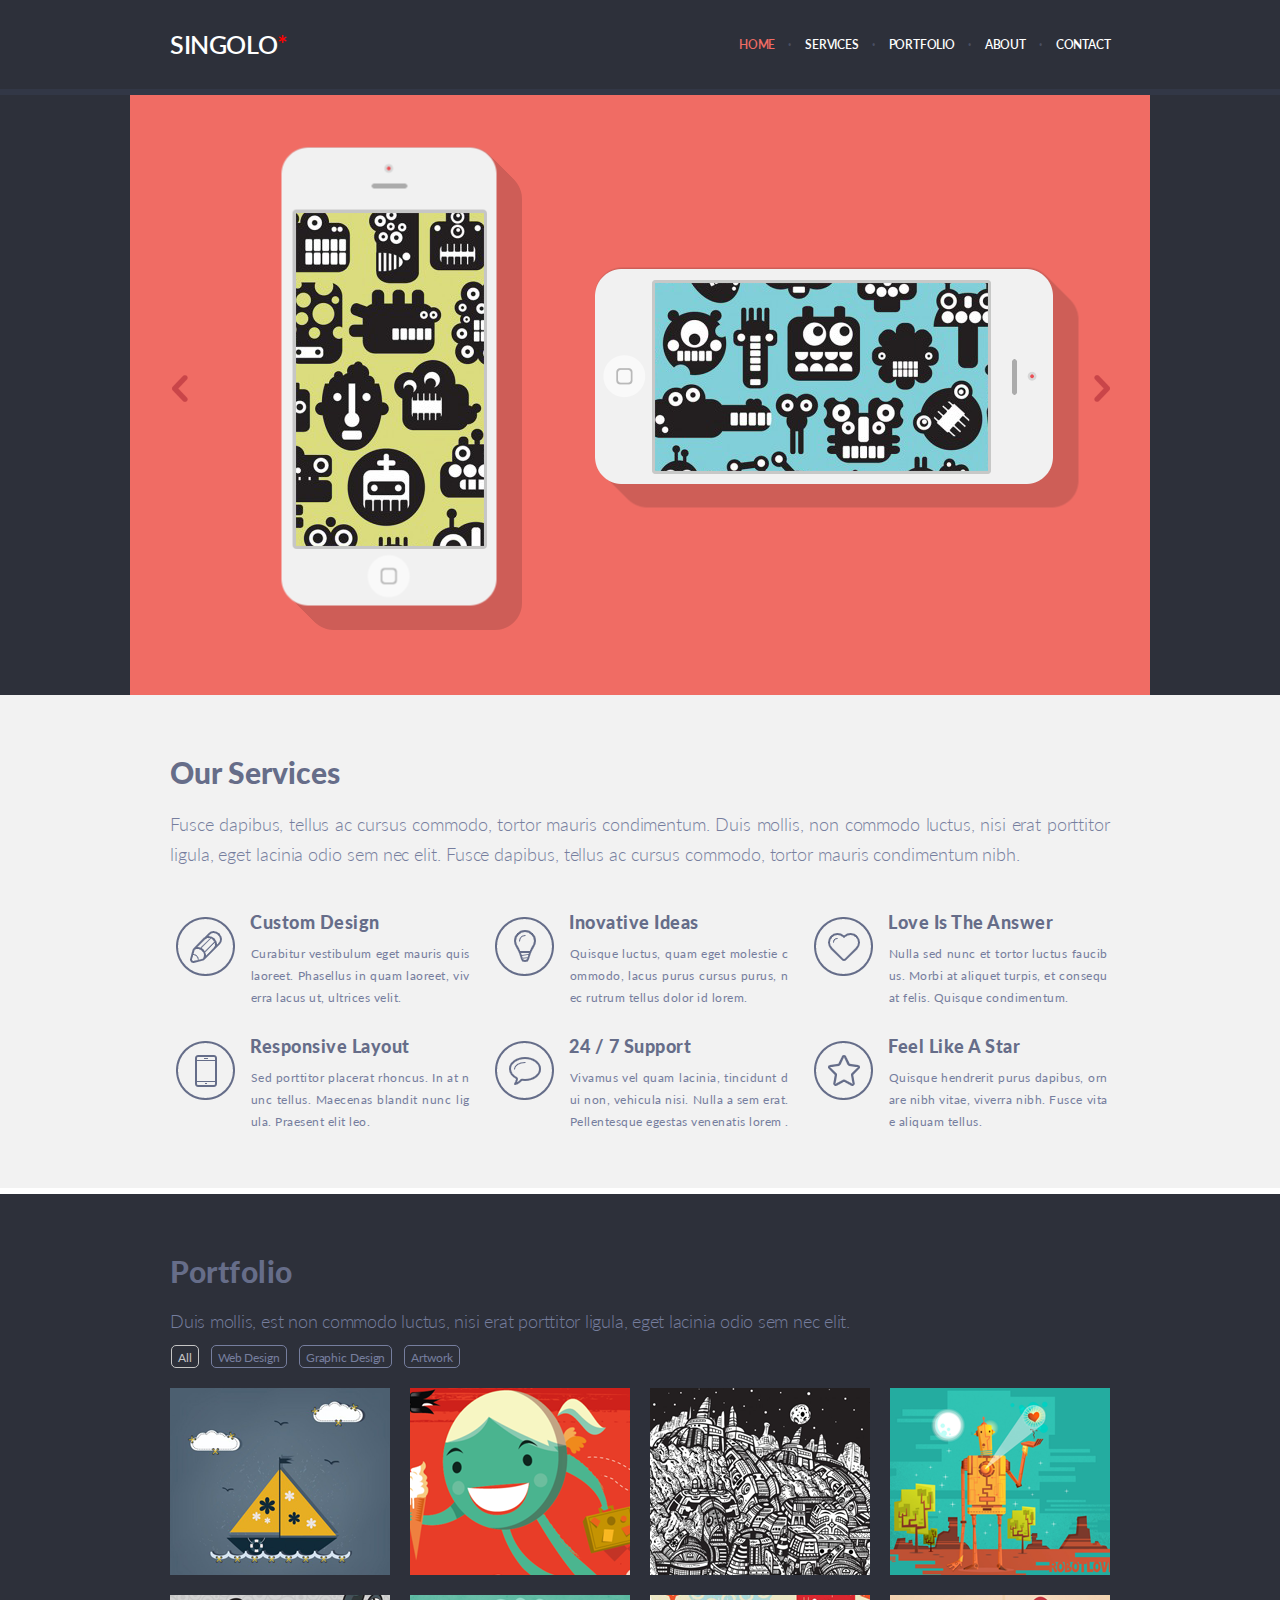
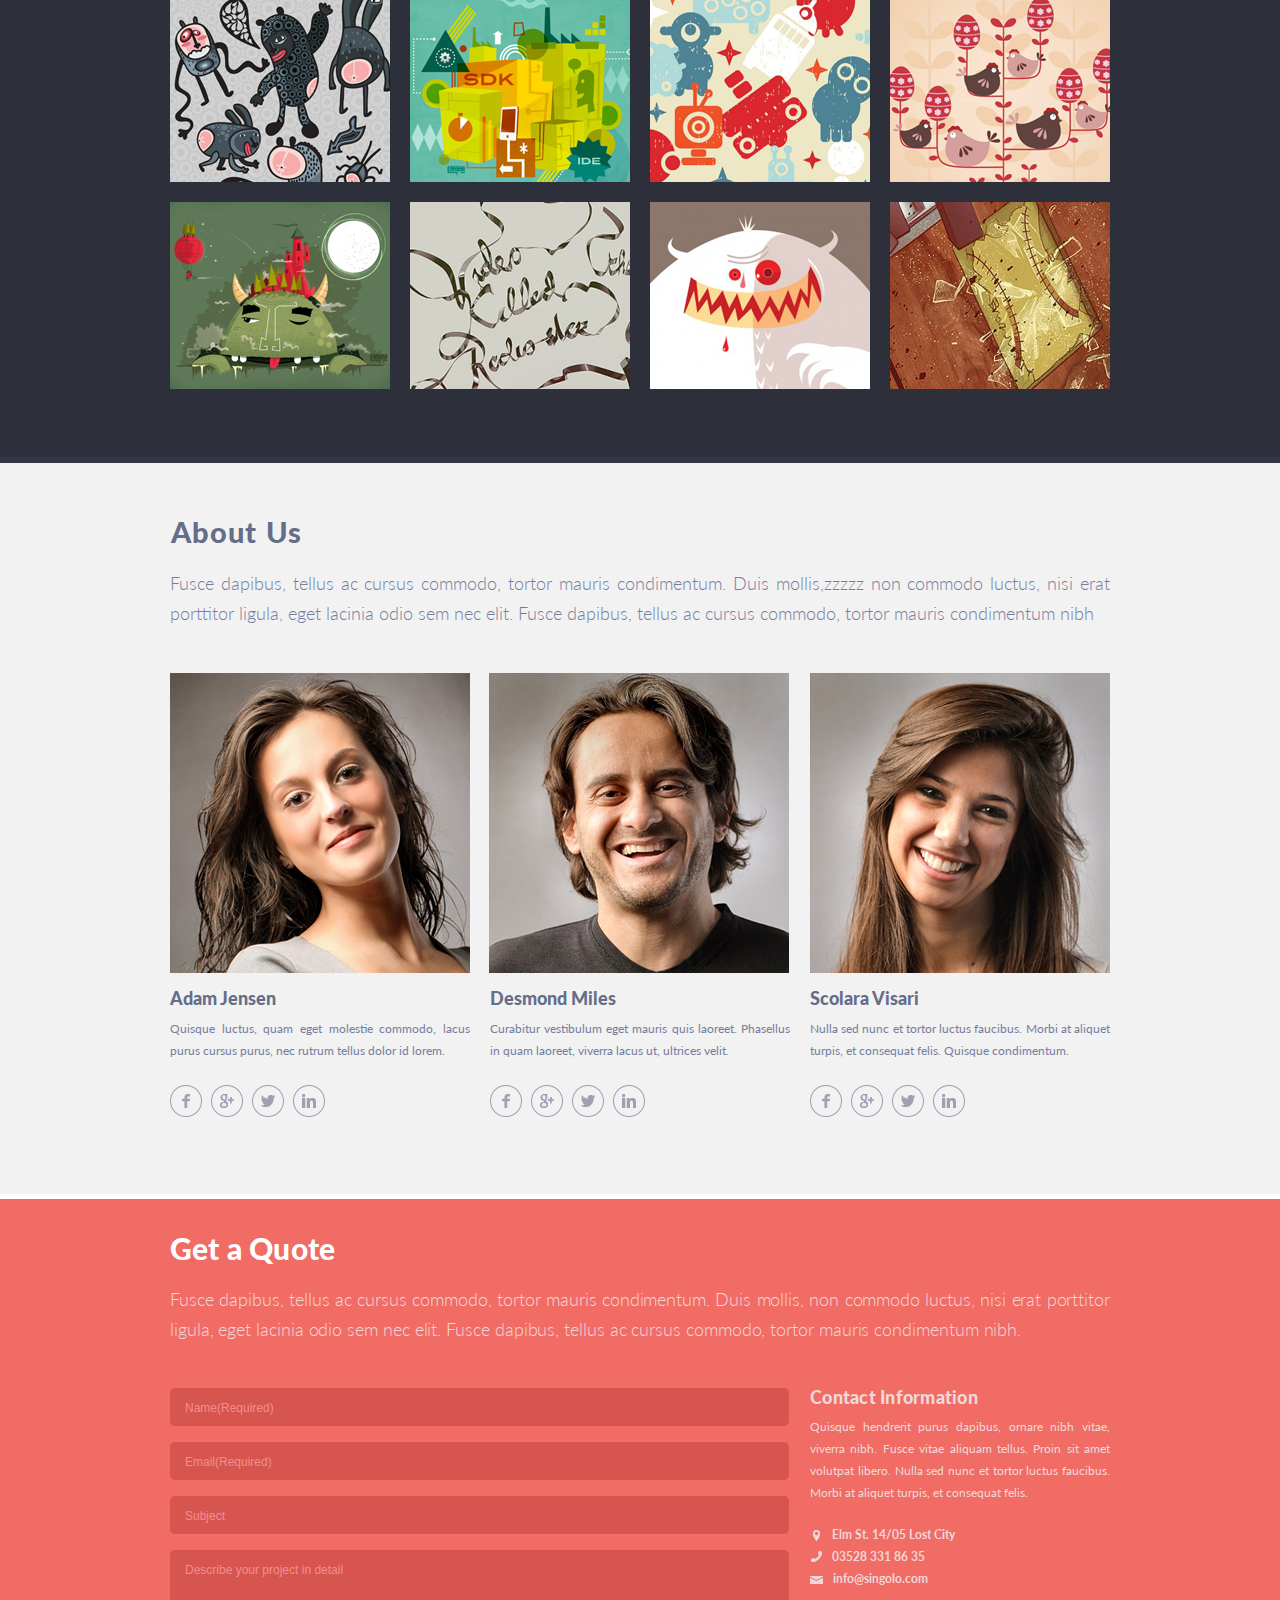
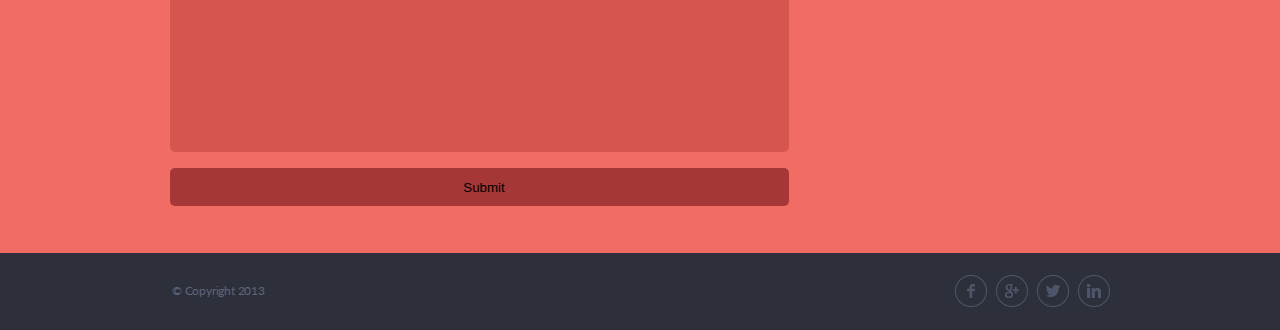
<file: index.html>
<!DOCTYPE html>
<html lang="en">
<head>
    <meta charset="UTF-8">
    <meta name="viewport" content="width=device-width, initial-scale=1.0">
    <meta http-equiv="X-UA-Compatible" content="ie=edge">
    <link rel="stylesheet" href="style.css">
    <link rel="stylesheet" href="reset.css">
    <link href="https://fonts.googleapis.com/css?family=Lato&display=swap" rel="stylesheet">
    <title>Singolo1</title>
</head>
<body>
    
    <div class="anchor" id="home"></div>
        <header>
            <container>
            <div class="Logo">
                <h1><a class="logo__link">SINGOLO</a></h1>
            </div>
            <nav class='navigation'>
                    <a href="#home" class="active" id="homeLink" >HOME</a>
                    <h2 class='dot'>·</h2>
                    <a href="#services" id="serviceLink">SERVICES</a>
                    <h2 class='dot'>·</h2>
                    <a href="#portfolio" id="portfolioLink">PORTFOLIO</a>
                    <h2 class='dot'>·</h2>
                    <a href="#about-us" id="aboutLink">ABOUT</a>
                    <h2 class='dot'>·</h2>
                    <a href="#contact" id="contactLink">CONTACT</a>
            </nav>
        </container>   
        </header>
        <main>
            <div class="slider">
                <container>
                <div class="slide2"><img src="./assets/slide2.png" alt="" srcset=""></div>
                <div class="slider__buttons">
                    <img src="./assets/Arrow.png" alt="" id='Arrow-left'> 
                    <img src="./assets/Arrow.png" alt="" id='Arrow-right'>
                    <img src="./assets/Arrow_black.png" alt="" id="Arrow_Black_Left">
                    <img src="./assets/Arrow_black.png" alt="" id="Arrow_Black_Right">
                </div>  
                <div class="slide1">
                <div class="vertical">
                    <img src="./assets/Base.png" alt="" id="vertical">
                    <img src="./assets/Vertical-Screen.png" alt="" id="Vertical-Screen"> 
                    <img src="./assets/Shadow.png" alt="" id='Shadow-Vertical'>
                </div>
                <div class="horizontal">
                    <img src="./assets/Base.png" alt="" id="horizontal">
                    <img src="./assets/Horizontal-Screen.png" alt="" id='Horizontal-Screen'>
                <img src="./assets/Shadow.png" alt="" id='Shadow-horizontal'>
                </div>
            </div>
        </container>
            </div>   
            <div class="services" id="services">
                <div class="content">
                    <h1>Our Services</h1>
                    <article class="service_article">
                        Fusce dapibus, tellus ac cursus commodo, tortor mauris condimentum. Duis mollis, non commodo luctus, nisi erat porttitor ligula, eget lacinia odio sem nec elit. Fusce dapibus, tellus ac cursus commodo, tortor mauris condimentum nibh.
                    </article>
                    <div class="features">

                        <div class="feature">
                            <img src="./assets/pen.png" alt="picture" id="pen">
                            <h2 class="title">Custom Design</h2>
                            <h3 class='text'>Curabitur vestibulum eget mauris quis laoreet. Phasellus in quam laoreet, viverra lacus ut, ultrices velit.</h3>
                        </div>

                        <div class="feature">
                            <img src="./assets/bulb.png" alt="picture" id="bulb">
                            <h2 class="title">Inovative Ideas</h2>
                            <h3 class='text'>Quisque luctus, quam eget molestie commodo, lacus purus cursus purus, nec rutrum tellus dolor id lorem.</h3>
                        </div>
                        
                        <div class="feature">
                            <img src="./assets/heart.png" alt="picture" id="heart">
                            <h2 class="title">Love Is The Answer</h2>
                            <h3 class='text'>Nulla sed nunc et tortor luctus faucibus. Morbi at aliquet turpis, et consequat felis. Quisque condimentum.</h3>
                        </div>
                        
                        <div class="feature">
                            <img src="./assets/phone.png" alt="picture" id="phone">
                            <h2 class="title">Responsive Layout</h2>
                            <h3 class='text'>Sed porttitor placerat rhoncus. In at nunc tellus. Maecenas blandit nunc ligula. Praesent elit leo.</h3>
                        </div>
                        
                        <div class="feature">
                            <img src="./assets/bubble.png" alt="picture" id="bubble">
                            <h2 class="title">24 / 7 Support</h2>
                            <h3 class='text'>Vivamus vel quam lacinia, tincidunt dui non, vehicula nisi. Nulla a sem erat. Pellentesque egestas venenatis lorem .</h3>
                        </div>
                        
                        <div class="feature">
                            <img src="./assets/star.png" alt="picture" id="star">
                            <h2 class="title">Feel Like A Star</h2>
                            <h3 class='text'>Quisque hendrerit purus dapibus, ornare nibh vitae, viverra nibh. Fusce vitae aliquam tellus.</h3>
                        </div>
                    </div>
                </div>
            </div>
        </main>
        <div class="portfolio" id="portfolio">
            <div class="content">
            <h1 class="portfolio__title">Portfolio</h1>
            <div class="portfolio__article">Duis mollis, est non commodo luctus, nisi erat porttitor ligula, eget lacinia odio sem nec elit.</div>
            <div class="portfolio__buttons">
                <input type="button" value="All" id="all" class="activetab">
                <input type="button" value="Web Design" id="graphic">
                <input type="button" value="Graphic Design" id="web">
                <input type="button" value="Artwork" id="artwork">
            </div>
            <div class="portfolio__grid">
                <img src="./assets/1.png" alt="1">
                <img src="./assets/2.png" alt="2">
                <img src="./assets/3.png" alt="3">
                <img src="./assets/4.png" alt="4">
                <img src="./assets/5.png" alt="5">
                <img src="./assets/6.png" alt="6">
                <img src="./assets/7.png" alt="7">
                <img src="./assets/8.png" alt="8">
                <img src="./assets/9.png" alt="9">
                <img src="./assets/10.png" alt="10">
                <img src="./assets/11.png" alt="11">
                <img src="./assets/12.png" alt="12">
            </div>
        </div>
        </div>
        <div class="about-us" id="about-us">
            <div class="content">
            <div class="about-us__title">About Us</div>
            <div class="about-us__article">Fusce dapibus, tellus ac cursus commodo, tortor mauris condimentum. Duis mollis,zzzzz non commodo luctus, nisi erat porttitor ligula, eget lacinia odio sem nec elit. Fusce dapibus, tellus ac cursus commodo, tortor mauris condimentum nibh</div>
            <div class="about-us__grid">
            <div class="about-us__card">
                <img src="./assets/photo3.png" alt="" class="about-us__cardphoto">               
                 <div class="about-us__cardname">Adam Jensen</div>
                <div class="about-us__cardarticle">Quisque luctus, quam eget molestie commodo, lacus purus cursus purus, nec rutrum tellus dolor id lorem.</div>
                <div class="about-us__cardbuttons">
                    <img src="./assets/Facebook.png" alt="">
                    <img src="./assets/Google.png" alt="">
                    <img src="./assets/Twitter.png" alt="">
                    <img src="./assets/LinkedIn.png" alt="">
                </div>

                </div>
            <div class="about-us__card">
                <img src="./assets/photo2.png" alt="" class="about-us__cardphoto broken_one">
                <div class="about-us__cardname">Desmond Miles</div>
                <div class="about-us__cardarticle">Curabitur vestibulum eget mauris quis laoreet. Phasellus in quam laoreet, viverra lacus ut, ultrices velit.</div>
                <div class="about-us__cardbuttons">
                    <img src="./assets/Facebook.png" alt="">
                    <img src="./assets/Google.png" alt="">
                    <img src="./assets/Twitter.png" alt="">
                    <img src="./assets/LinkedIn.png" alt="">
                </div>

                </div>
            <div class="about-us__card">
                <img src="./assets/photo1.png" alt="" class="about-us__cardphoto">
                <div class="about-us__cardname">Scolara Visari
                </div>
                <div class="about-us__cardarticle">Nulla sed nunc et tortor luctus faucibus. Morbi at aliquet turpis, et consequat felis. Quisque condimentum.</div>
                <div class="about-us__cardbuttons">
                    <img src="./assets/Facebook.png" alt="">
                    <img src="./assets/Google.png" alt="">
                    <img src="./assets/Twitter.png" alt="">
                    <img src="./assets/LinkedIn.png" alt="">
                </div>

                </div>
        </div>
    </div>
        </div>
        <div class="quote" id="contact">
            <div class="content">
            <h1 class="quote__title">Get a Quote</h1>
            <article class="quote__article">Fusce dapibus, tellus ac cursus commodo, tortor mauris condimentum. Duis mollis, non commodo luctus, nisi erat porttitor ligula, eget lacinia odio sem nec elit. Fusce dapibus, tellus ac cursus commodo, tortor mauris condimentum nibh.</article>
        <div class="quote__wrapper">
            <form action="" class="quote__form">
                <div class="forms">
                    <input type="text" name="name" id="name" placeholder="Name(Required)" required pattern="[A-Za-z ]+" >
                    <input type="email" name="email" id="email" placeholder="Email(Required)" required >
                    <input type="text" name="subject" id="subject" placeholder="Subject">
                    <input type="text" name="describe" id="describe" placeholder="Describe your project in detail">
                    <input type="submit" value="Submit" id="submit">
                </div>
            </form>
                <div class="quote__info">
                    <div class="quote__info--title">Contact Information</div>
                    <div class="quote__info--text">Quisque hendrerit purus dapibus, ornare nibh vitae, viverra nibh. Fusce vitae aliquam tellus. Proin sit amet volutpat libero. Nulla sed nunc et tortor luctus faucibus. Morbi at aliquet turpis, et consequat felis.</div>
                    <div class="quote__info--contacts">
                        <a class="quote__info--contacts__info">
                            <img src="./assets/location--icon.png" alt="addres" class="contact" >
                            <h3 class="broken">   Elm St. 14/05 Lost City </h3>
                        </a>
                        <a type="tel" class="quote__info--contacts__info">
                            <img src="./assets/phone--icon.png" alt="phone" class="contact phone " >
                            <h3> 03528 331 86 35 </h3>
                        </a>
                        <a type="mail" class="quote__info--contacts__info">
                            <img src="./assets/mail--icon.png" alt="mail" class="contact mail">
                            <h3> info@singolo.com </h3>
                        </a>
                    </div>
                </div>
        </div>
    </div>
        </div>
        <footer class="footer">
            <div class="content">
            <p class="footer__items copyright">© Copyright 2013</p>
            <div class="footer__items buttons">                    
                <img src="./assets/Facebook.png" alt="">
                <img src="./assets/Google.png" alt="">
                <img src="./assets/Twitter.png" alt="">
                <img src="./assets/LinkedIn.png" alt="">
            </div>
        </div>
        </footer>
        <div class="modal">
            <div class="modal__content"> 
               <p> The letter was sent</p>
               <p class="modal__subject">No subject</p>
               <p class="modal__description">No description</p>
                <input type="button" value="Close" id="closeModal">
            </div>
           
        </div>
        <script src="script.js"></script>
</body>
</html>
</file>
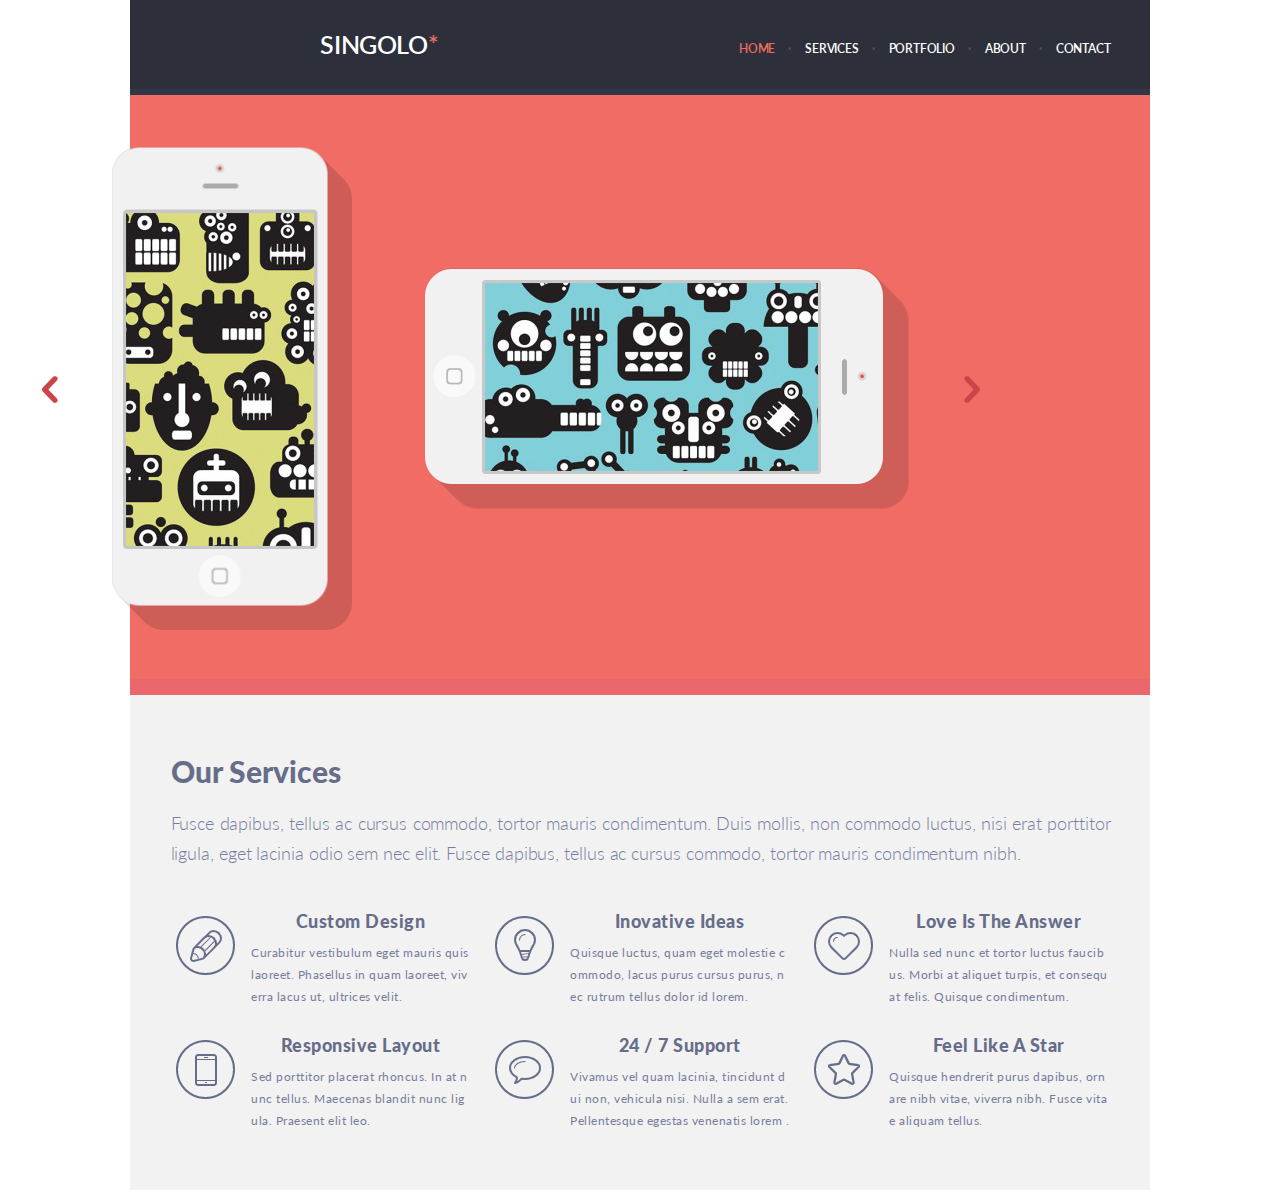
<file: Singolo1.html>
<!DOCTYPE html>
<html lang="en">
<head>
    <meta charset="UTF-8">
    <meta name="viewport" content="width=device-width, initial-scale=1.0">
    <meta http-equiv="X-UA-Compatible" content="ie=edge">
    <link rel="stylesheet" href="Singolo1.css">
    <link rel="stylesheet" href="reset.css">
    <link href="https://fonts.googleapis.com/css?family=Lato&display=swap" rel="stylesheet">
    <title>Singolo1</title>
</head>
<body>
        <header>
            <div class="Logo">
                <h1><a>SINGOLO<font color='#F06C64'>*</font></a></h1>
            </div>
            <nav class='navigation'>
                    <a href="" ><font color='#F06C64'>HOME</font></a>
                    <h2 class='dot'>·</h2>
                    <a href="">SERVICES</a>
                    <h2 class='dot'>·</h2>
                    <a href="">PORTFOLIO</a>
                    <h2 class='dot'>·</h2>
                    <a href="">ABOUT</a>
                    <h2 class='dot'>·</h2>
                    <a href="">CONTACT</a>
            </nav>
        </header>
        <main>
            <div class="slider">
                <img src="./assets/Arrow.png" alt="" id='Arrow-left'> 
                <img src="./assets/Base.png" alt="" id="vertical">
                <img src="./assets/Vertical-Screen.png" alt="" id="Vertical-Screen"> 
                <img src="./assets/Base.png" alt="" id="horizontal">
                <img src="./assets/Horizontal-Screen.png" alt="" id='Horizontal-Screen'>
                <img src="./assets/Arrow.png" alt="" id='Arrow-right'>
                <img src="./assets/Shadow.png" alt="" id='Shadow-Vertical'>
                <img src="./assets/Shadow.png" alt="" id='Shadow-horizontal'>
                <img src="./assets/Arrow_black.png" alt="" id="Arrow_Black_Left">
                <img src="./assets/Arrow_black.png" alt="" id="Arrow_Black_Right">
            </div>   
            <div class="services">
                <div class="container">
                    <h1>Our Services</h1>
                    <article class="service_article">
                        Fusce dapibus, tellus ac cursus commodo, tortor mauris condimentum. Duis mollis, non commodo luctus, nisi erat porttitor ligula, eget lacinia odio sem nec elit. Fusce dapibus, tellus ac cursus commodo, tortor mauris condimentum nibh.
                    </article>
                    <div class="features">

                        <div class="feature">
                            <img src="./assets/pen.png" alt="picture" id="pen">
                            <h2 class="title">Custom Design</h2>
                            <h3 class='text'>Curabitur vestibulum eget mauris quis laoreet. Phasellus in quam laoreet, viverra lacus ut, ultrices velit.</h3>
                        </div>

                        <div class="feature">
                            <img src="./assets/bulb.png" alt="picture" id="bulb">
                            <h2 class="title">Inovative Ideas</h2>
                            <h3 class='text'>Quisque luctus, quam eget molestie commodo, lacus purus cursus purus, nec rutrum tellus dolor id lorem.</h3>
                        </div>
                        
                        <div class="feature">
                            <img src="./assets/heart.png" alt="picture" id="heart">
                            <h2 class="title">Love Is The Answer</h2>
                            <h3 class='text'>Nulla sed nunc et tortor luctus faucibus. Morbi at aliquet turpis, et consequat felis. Quisque condimentum.</h3>
                        </div>
                        
                        <div class="feature">
                            <img src="./assets/phone.png" alt="picture" id="phone">
                            <h2 class="title">Responsive Layout</h2>
                            <h3 class='text'>Sed porttitor placerat rhoncus. In at nunc tellus. Maecenas blandit nunc ligula. Praesent elit leo.</h3>
                        </div>
                        
                        <div class="feature">
                            <img src="./assets/bubble.png" alt="picture" id="bubble">
                            <h2 class="title">24 / 7 Support</h2>
                            <h3 class='text'>Vivamus vel quam lacinia, tincidunt dui non, vehicula nisi. Nulla a sem erat. Pellentesque egestas venenatis lorem .</h3>
                        </div>
                        
                        <div class="feature">
                            <img src="./assets/star.png" alt="picture" id="star">
                            <h2 class="title">Feel Like A Star</h2>
                            <h3 class='text'>Quisque hendrerit purus dapibus, ornare nibh vitae, viverra nibh. Fusce vitae aliquam tellus.</h3>
                        </div>
                    </div>
                </div>
            </div>
        </main>
</body>
</html>
</file>
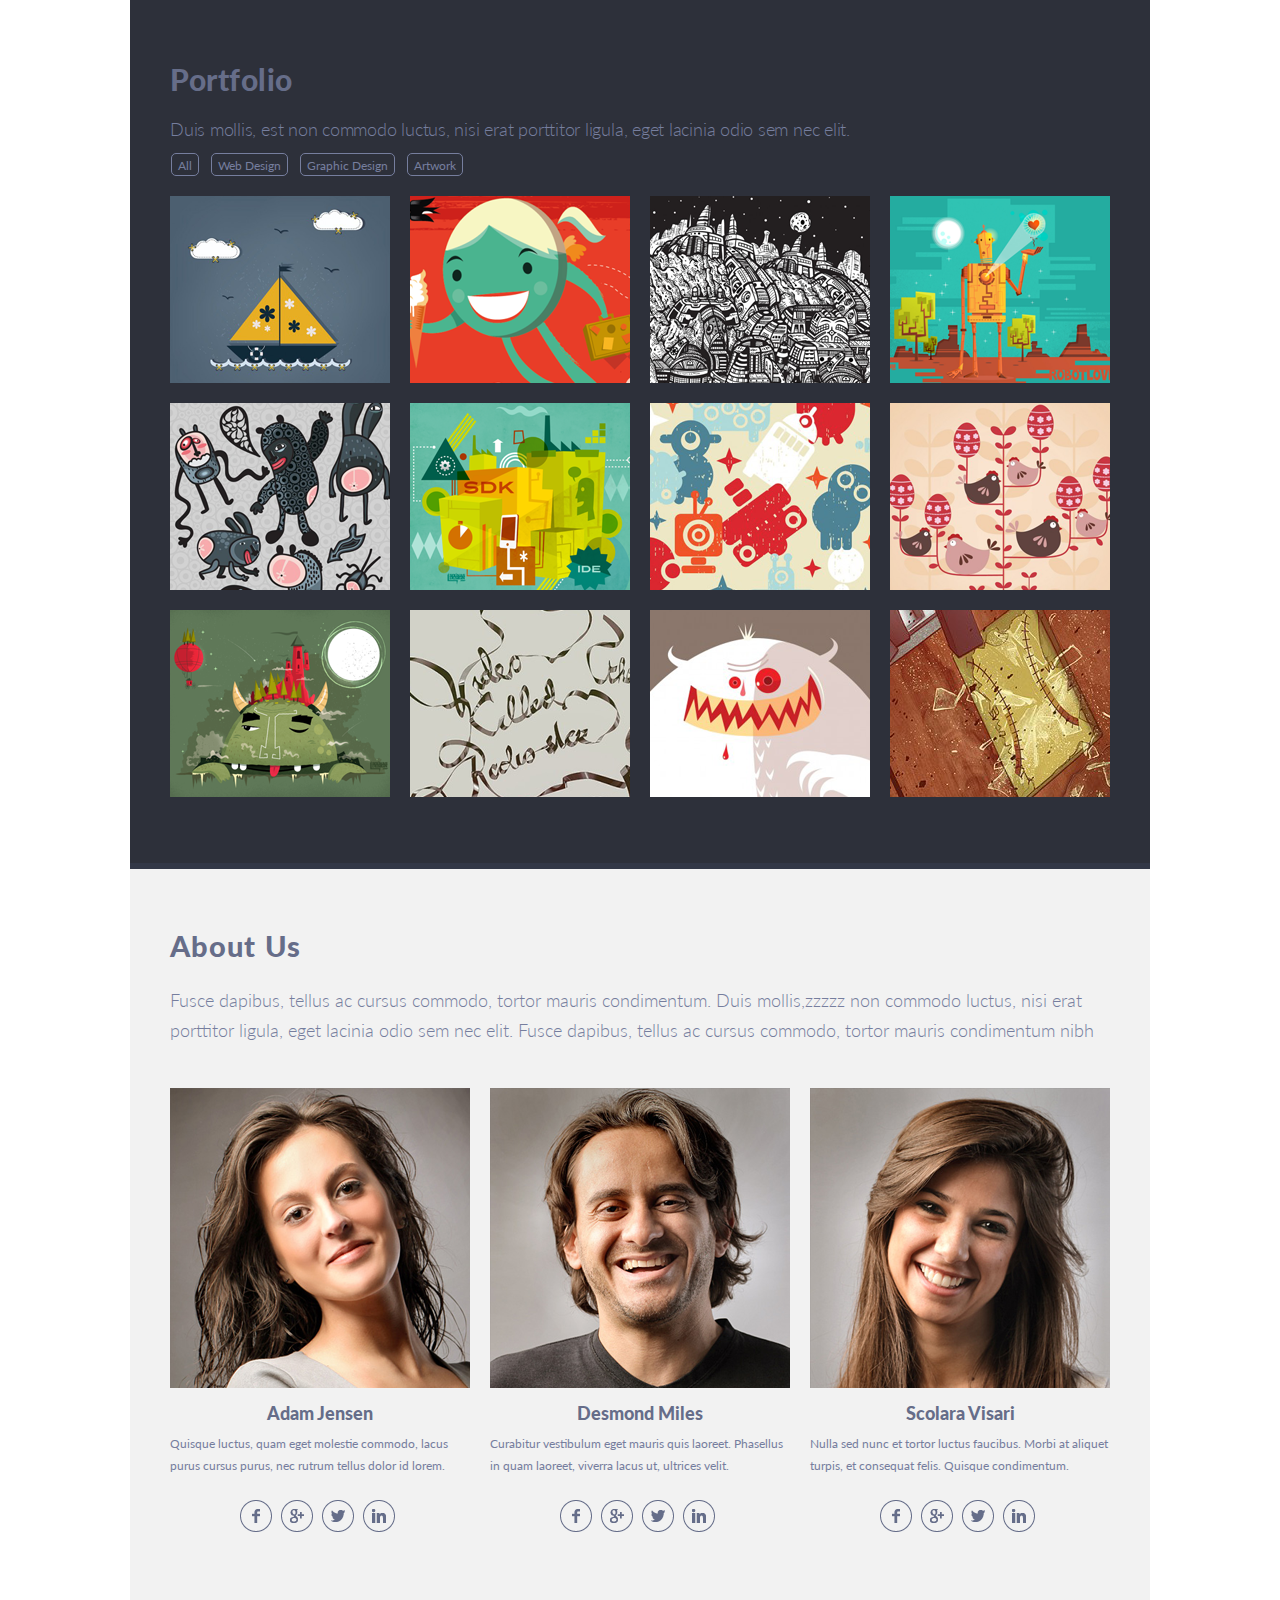
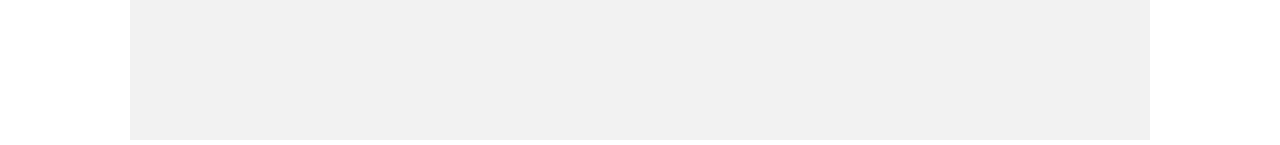
<file: singolo2.html>
<!DOCTYPE html>
<html lang="en">
    <head>
        <title>Singolo2</title>
        <meta http-equiv="X-UA-Compatible" content="ie=edge">
        <link rel="stylesheet" href="reset.css">
        <link rel="stylesheet" href="singolo2.css">
        <link href="https://fonts.googleapis.com/css?family=Lato&display=swap" rel="stylesheet">
    </head>
    <body>
        <div class="portfolio">
            <h1 class="portfolio__title">Portfolio</h1>
            <div class="portfolio__article">Duis mollis, est non commodo luctus, nisi erat porttitor ligula, eget lacinia odio sem nec elit.</div>
            <div class="portfolio__buttons">
                <input type="button" value="All" id="all">
                <input type="button" value="Web Design" id="graphic">
                <input type="button" value="Graphic Design" id="web">
                <input type="button" value="Artwork" id="artwork">
            </div>
            <div class="portfolio__grid">
                <img src="./assets/1.png" alt="1">
                <img src="./assets/2.png" alt="2">
                <img src="./assets/3.png" alt="3">
                <img src="./assets/4.png" alt="4">
                <img src="./assets/5.png" alt="5">
                <img src="./assets/6.png" alt="6">
                <img src="./assets/7.png" alt="7">
                <img src="./assets/8.png" alt="8">
                <img src="./assets/9.png" alt="9">
                <img src="./assets/10.png" alt="10">
                <img src="./assets/11.png" alt="11">
                <img src="./assets/12.png" alt="12">
            </div>
        </div>
        <div class="about-us">
            <div class="about-us__title">About Us</div>
            <div class="about-us__article">Fusce dapibus, tellus ac cursus commodo, tortor mauris condimentum. Duis mollis,zzzzz non commodo luctus, nisi erat porttitor ligula, eget lacinia odio sem nec elit. Fusce dapibus, tellus ac cursus commodo, tortor mauris condimentum nibh</div>
            <div class="about-us__grid">
            <div class="about-us__card">
                <img src="./assets/photo3.png" alt="" class="about-us__cardphoto">               
                 <div class="about-us__cardname">Adam Jensen</div>
                <div class="about-us__cardarticle">Quisque luctus, quam eget molestie commodo, lacus purus cursus purus, nec rutrum tellus dolor id lorem.</div>
                <div class="about-us__cardbuttons">
                    <img src="./assets/Facebook.png" alt="">
                    <img src="./assets/Google.png" alt="">
                    <img src="./assets/Twitter.png" alt="">
                    <img src="./assets/LinkedIn.png" alt="">
                </div>

                </div>
            <div class="about-us__card">
                <img src="./assets/photo2.png" alt="" class="about-us__cardphoto broken_one">
                <div class="about-us__cardname">Desmond Miles</div>
                <div class="about-us__cardarticle">Curabitur vestibulum eget mauris quis laoreet. Phasellus in quam laoreet, viverra lacus ut, ultrices velit.</div>
                <div class="about-us__cardbuttons">
                    <img src="./assets/Facebook.png" alt="">
                    <img src="./assets/Google.png" alt="">
                    <img src="./assets/Twitter.png" alt="">
                    <img src="./assets/LinkedIn.png" alt="">
                </div>

                </div>
            <div class="about-us__card">
                <img src="./assets/photo1.png" alt="" class="about-us__cardphoto">
                <div class="about-us__cardname">Scolara Visari
                </div>
                <div class="about-us__cardarticle">Nulla sed nunc et tortor luctus faucibus. Morbi at aliquet turpis, et consequat felis. Quisque condimentum.</div>
                <div class="about-us__cardbuttons">
                    <img src="./assets/Facebook.png" alt="">
                    <img src="./assets/Google.png" alt="">
                    <img src="./assets/Twitter.png" alt="">
                    <img src="./assets/LinkedIn.png" alt="">
                </div>

                </div>
        </div>
        </div>
    </body>
</html>
</file>
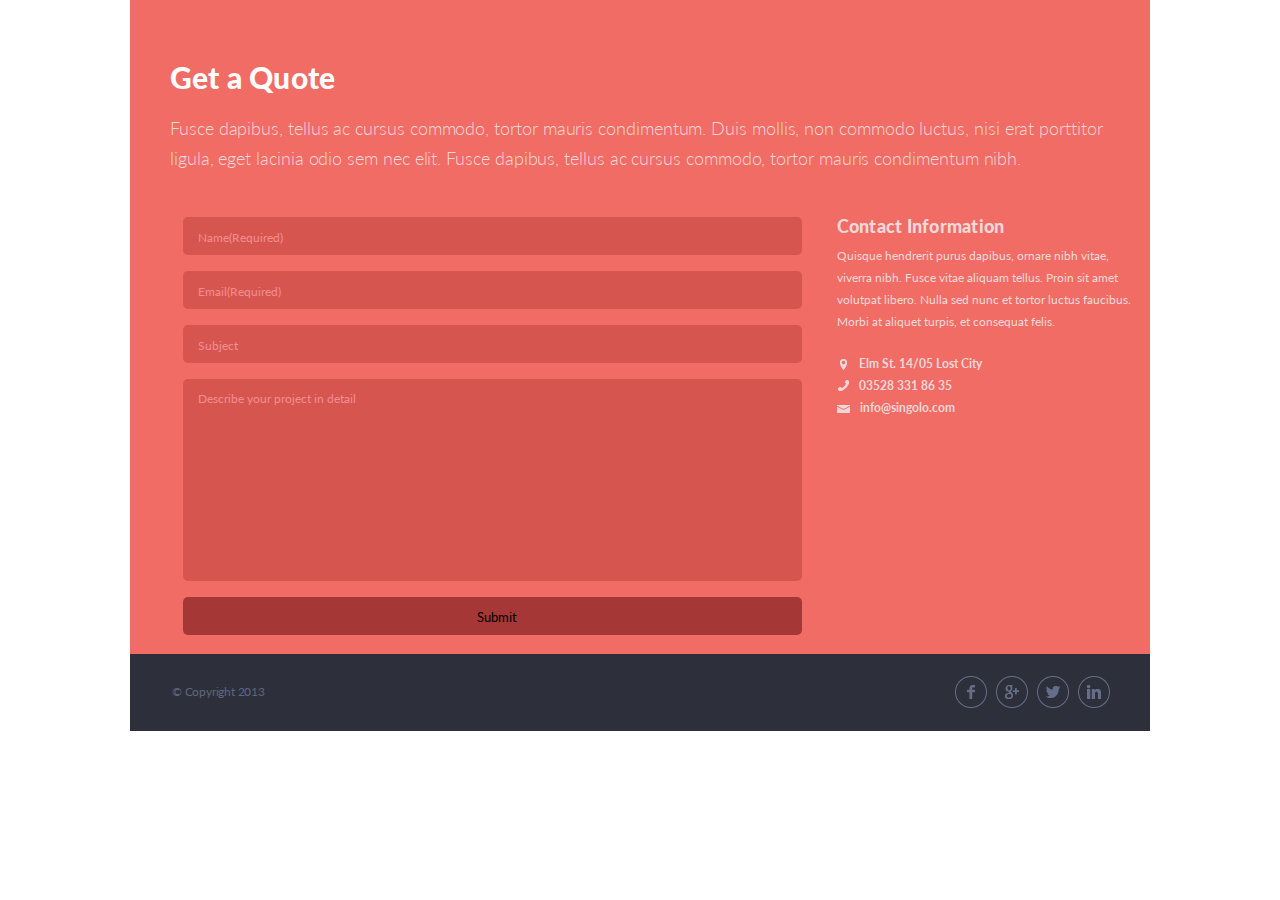
<file: singolo3.html>
<!DOCTYPE html>
<html lang="en">
<head>
    <meta charset="UTF-8">
    <meta name="viewport" content="width=device-width, initial-scale=1.0">
    <title>singolo 3</title>
    <link rel="stylesheet" href="singolo3.css">
    <link rel="stylesheet" href="reset.css">
    <link href="https://fonts.googleapis.com/css?family=Lato&display=swap" rel="stylesheet">
</head>
<body>
    <div class="quote">
        <h1 class="quote__title">Get a Quote</h1>
        <article class="quote__article">Fusce dapibus, tellus ac cursus commodo, tortor mauris condimentum. Duis mollis, non commodo luctus, nisi erat porttitor ligula, eget lacinia odio sem nec elit. Fusce dapibus, tellus ac cursus commodo, tortor mauris condimentum nibh.</article>
    <div class="quote__wrapper">
        <form action="" class="quote__form">
            <div class="forms">
                <input type="text" name="name" id="name" placeholder="Name(Required)" required pattern="[A-Za-z ]+" >
                <input type="email" name="email" id="email" placeholder="Email(Required)" required >
                <input type="text" name="subject" id="subject" placeholder="Subject">
                <input type="text" name="describe" id="describe" placeholder="Describe your project in detail">
                <input type="submit" value="Submit" id="submit">
            </div>
        </form>
            <div class="quote__info">
                <div class="quote__info--title">Contact Information</div>
                <div class="quote__info--text">Quisque hendrerit purus dapibus, ornare nibh vitae, viverra nibh. Fusce vitae aliquam tellus. Proin sit amet volutpat libero. Nulla sed nunc et tortor luctus faucibus. Morbi at aliquet turpis, et consequat felis.</div>
                <div class="quote__info--contacts">
                    <a class="quote__info--contacts__info">
                        <img src="./assets/location--icon.png" alt="addres" class="contact" >
                        <h3 class="broken">   Elm St. 14/05 Lost City </h3>
                    </a>
                    <a type="tel" class="quote__info--contacts__info">
                        <img src="./assets/phone--icon.png" alt="phone" class="contact phone " >
                        <h3> 03528 331 86 35 </h3>
                    </a>
                    <a type="mail" class="quote__info--contacts__info">
                        <img src="./assets/mail--icon.png" alt="mail" class="contact mail">
                        <h3> info@singolo.com </h3>
                    </a>
                </div>
            </div>
    </div>
    </div>
    <footer class="footer">
        <p class="footer__items copyright">© Copyright 2013</p>
        <div class="footer__items buttons">                    
            <img src="./assets/Facebook.png" alt="">
            <img src="./assets/Google.png" alt="">
            <img src="./assets/Twitter.png" alt="">
            <img src="./assets/LinkedIn.png" alt="">
        </div>
    </footer>
</body>
</html>
</file>
<file: style.css>
html{
    scroll-behavior: smooth;
}
body{
    font-family: 'Lato';
    margin: 0;
    padding: 0;
}
header{
    position: sticky;
    top: 0px;
    z-index: 999;
    background-color: #2D303A;
    height: 95px;
    box-sizing: border-box;
    border-bottom: 6px solid #323746;
}
container{
    position: relative;
    box-sizing: border-box;
    width: 1020px;
    height: 100%;
    margin: auto;
    padding: 0 40px;
    overflow:hidden 
}
header container{
    display: flex;
    align-items: center;
}
.Logo{
    margin: 0;
}
.Logo h1{
    font-size: 25px;
    font-weight: 600;
    letter-spacing: -0.4px;
    line-height: 6.32px;
    text-decoration: none;
    color: #ffffff;
    text-transform: uppercase;
}
.logo__link::after{
    content:"*";
    color: red;
}
nav{
    display: flex; 
    width: 371px; 
    margin-left: auto;
    justify-self: end;
}
.navigation a{
    color: white;
    text-decoration: none;
    font-size: 12px;
    text-align: left;
    line-height: 6px;
    font-weight: 600;
    letter-spacing: -0.2px;
}
.navigation a.active{
    color: #f06c64;
}
.navigation a:hover{
    transition: 0.2s linear;
    color: #f06c64;
}
.dot{
    color: #494e62;
    margin-right:  14px;
    margin-left: 13px;
    margin-top: 0px;
    font-size: 12px;
    line-height: 6px;
    font-weight: 700;
    display: inline-block;
}

/*      Slider       */

.slider{
    position: relative;
    display: flex;
    height: 600px;
    background:  #2d303a ;
    align-items: center;
    z-index: 1;
}
.slider container{
    background: #f06c64;
}
#horizontal{
    top: 174px;
    left: 425px;
    position: absolute;
    z-index: 3;
}
#vertical{
    position: absolute;
    transform: rotate(-90deg);
    top: 174px;
    left: -10px;
    z-index: 3;
}
#Arrow-right{
    position: absolute;
    top: 280px;
    left: 964px;
}
#Arrow-left{
    position: absolute;
    top: 280px;
    left: 42px;
    transform: rotate(180deg);
}
#Arrow_Black_Left:hover{
    opacity: 1;
}
#Arrow_Black_Right:hover{
    opacity: 1;
}
#Arrow_Black_Left{
    position: absolute;
    top: 280px;
    left: 42px;
    opacity: 0;   
    cursor: pointer;
}
#Arrow_Black_Right{
    position: absolute;
    top: 280px;
    left: 964px;
    transform: rotate(180deg);
    opacity: 0; 
    cursor: pointer;
}
#Horizontal-Screen{
    position: absolute;
    top: 185px;
    left: 482px;
    z-index: 3;
}
#Vertical-Screen{
    position: absolute;
    top: 115px;
    left: 123px;
    z-index: 3;
}
#Shadow-Vertical{
    position: absolute;
    top: 52px;
    left: 112px;
    z-index: 2;
}
#Shadow-horizontal{
    position: absolute;
    top: 51px;
    left: 547px;
    transform: rotateY(180deg) rotateZ(-90deg);
    z-index: 2;
}
.slide2{
    position: relative
}

/*        Services           */

.services{
    height: 493px;
    background-color: #f2f2f2;
    border-bottom: 6px solid #ffffff;
}
.content{
    width: 1020px;
    box-sizing: border-box;
    margin: auto;
    padding: 40px 40px;
    overflow: hidden;  
}
.services h1{
    margin-top: 28px;
    font-size: 30px;
    line-height: 18px;
    color: #666d89;
    font-family: "Lato";
    font-weight: 900;
    text-align: left;
}
.service_article{
    padding-top: 28px;
    width: 940px;
    height: 57px;
    font-size: 18px;
    line-height: 30px;
    color: #767e9e;
    font-family: "Lato";
    font-weight: 300;
    text-align: justify;
    letter-spacing: -0.08px;
}
.title{
    font-size: 18px;
    line-height: 18px;
    color: #666d89;
    font-family: "Lato";
    font-weight: 900;
    text-align: left;
}
.text{
    width: 219px;
    height: 128px;
    font-size: 12px;
    line-height: 22px;
    color: #767e9e;
    font-family: "Lato";
    font-weight: 400;
    text-align: justify;
    letter-spacing: 0.5px;
    word-break: break-all;
   
}
.features{
    padding-top: 27px;
    display: grid;
    grid-template: 100px 100px / 300px 300px 300px;
    grid-gap: 19px;
    grid-row-gap: 24px;
    position: relative;
    top: 20px;
    left: 0px;
}
.feature{
    display: grid; 
    grid-template: 20px 70px / 70px 220px;
    grid-gap: 10px;
}
.feature img{
    padding-top: 4px;
    grid-column: 1 / 2;
    grid-row: 1 / 3; 
}
.feature .title{
    margin: 0;
    letter-spacing: 0.5px;
}
.portfolio{
    background: #2d303a;
    color: #666d89;
    height: 863px;
    border-bottom: #323746 6px solid;
}
.portfolio__grid{
    display: grid;
    grid-template: 187px 187px 187px / repeat(4,220px);
    grid-column-gap: 20px;
    grid-row-gap: 20px;
    margin-bottom: 5px;
    overflow: hidden;
}
.portfolio__grid img{
transition: all 0.3s ease-in-out;
}
.portfolio__buttons input{
    font-size: 12px;
    line-height: 22px;
    color: #767e9e;
    font-family: "Lato";
    font-weight: 400;
    text-align: left;
    height: 20px;
    border-radius: 5px;
    background-color: #2d303a;
    border: 1px solid #767e9e;
    margin-right: 8px;
    padding-bottom: 20px;
    cursor: pointer;
    letter-spacing: -0.1px;

}
.portfolio__buttons input:hover{
    transition: 0.2s;
    color:#c5c5c5;
    border-color: #c5c5c5;
}
.portfolio__buttons :first-child:hover{
    transition: 0.2s linear;
    color:#767e9e;
    border-color: #767e9e;
}
.activetab{
    transition: 0.2s!important ;  
    color:#c5c5c5!important;
    border-color: #c5c5c5!important;
}
.portfolio__title{
    margin-top: 28px;
    font-size: 30px;
    line-height: 18px;
    color: #666d89;
    font-family: "Lato";
    font-weight: 900;
    text-align: left;
    margin-bottom: 26px;
    letter-spacing: 0.5px;
}
.portfolio__article{
    font-size: 18px;
    line-height: 30px;
    color: #767e9e;
    font-family: "Lato";
    font-weight: 300;
    text-align: justify;
    margin-bottom: 9px;
    letter-spacing: -0.23px;
}
.portfolio__buttons{
    margin-bottom: 20px;
    margin-left: 1px;
}
.bordered{
    border: 5px #F06C64 solid;
    box-sizing: border-box;
    width: 220px;
    height: 187px;
}
.about-us{
    height: 731px;
    background: #f2f2f2;
    border-bottom: 5px solid #ffffff;
}

.about-us__title{
    margin-top: 20px;
    font-size: 29px;
    line-height: 18px;
    color: #666d89;
    font-family: "Lato";
    font-weight: 900;
    text-align: left;
    letter-spacing: 1.1px;
    margin-bottom: 27px;
    margin-left: 1px;
}
.about-us__article{
    margin-bottom: 45px;
    font-size: 18px;
    line-height: 30px;
    color: #767e9e; 
    font-family: "Lato";
    font-weight: 300;
    text-align: justify;

}
.about-us__grid{
    display: grid ;
    grid-template-columns: 1fr 1fr 1fr;
    grid-column-gap: 20px;
}
.about-us__card{
    display:grid;  
}
.broken_one{
    margin-left: -1px;
    }
.about-us__cardphoto{
    margin-bottom:16px;
}
.about-us__cardname{
    margin: 0;
    margin-bottom: 11px;
    font-size: 18px;
    line-height: 18px;
    color: #666d89;
    font-family: "Lato";
    font-weight: 900;
    text-align: left;
    overflow: hidden;
}
.about-us__cardarticle{
    margin-bottom: 23px;
    font-size: 12px;
    line-height: 22px;
    color: #767e9e;
    font-family: "Lato";
    font-weight: 400;
    text-align: justify;
}
.about-us__cardbuttons{
    margin: 0;
}
.about-us__cardbuttons *{
    cursor: pointer;
    margin-right: 5px;
    opacity: 0.6;
}
.about-us__cardbuttons *:hover{
    transition: 0.2s linear;
    opacity: 1;
}
.quote{
    background: #f06c64;
    color: white;
    height: 654px;
    box-sizing: border-box;
}
.footer{
    background: #2D303A;
    height: 77px;
}
.forms{
    display: flex;
    flex-direction: column;
}
.quote__title{
    letter-spacing: 0.2px;
    font-size: 30px;
    font-weight: 900;
    line-height: 18px;
    margin-bottom: 27px;
}
.quote__article{
    font-size: 18px;
    line-height: 30px;
    color: #f0d8d9;
    font-family: "Lato";
    font-weight: 300;
    text-align: justify;
    margin-bottom: 44px;
    letter-spacing: -0.07px;
}
.quote__wrapper{
    display:flex;
}
.quote__info{
margin-left: 21px;
width:300px;
}
.quote__info--title{
    font-size: 18px;
    line-height: 18px;
    color: #f0d8d9;
    font-family: "Lato";
    font-weight: 900;
    text-align: left;
    margin-bottom: 10px;
    letter-spacing: 0.25px;
}
.quote__info--text{
    font-size: 12px;
    line-height: 22px;
    color: #f0d8d9;
    font-family: "Lato";
    font-weight: 400;
    text-align: justify;
    margin-bottom: 20px;
}
.quote__info--contacts__info{
    display: flex;
    font-size: 12px;
    line-height: 22px;
    color: #f0d8d9;
    font-family: "Lato";
    font-weight: 400;
    text-align: left;
}
.contact{
    margin: auto 0;
}
.phone{
    margin-top: 5px;
    margin-left: -2px;
}
.mail{
    margin-top: 8px;
    margin-left: -3px;
}
.quote__info--contacts{
    margin-left: 3px;
}
.quote__info--contacts__info h3{
    margin-left: 10px;
}
.broken{
    margin-left: 12px !important
}
.forms input{
    width: 619px;
    height: 38px;
    border-radius: 5px;
    background-color: #d6564f;
    border: none;
    padding-left: 15px;
    padding-bottom: 0px;
    margin-bottom: 16px;
    box-sizing: border-box;
}
.forms input::placeholder{
    font-size: 12px;
    line-height: 22px;
    color: #f48c8f;
    font-weight: 400;
    text-align: left;
}

.forms #describe{
    height: 202px;
    padding-bottom: 165px;
    box-sizing: border-box;
}
#submit{
    background: rgb(166, 55, 55);
    cursor: pointer
}
.footer__items{
    display: inline-block;
    padding-top: 30px;
    padding-left: 42px;
}
.footer .content{
    padding: 0;
}
.copyright{
    font-size: 12px;
    color: #5E657E;
    letter-spacing: -0.2px;
    margin-top: 2px;
}
.buttons{
    float: right;
    padding-top: 22px;
    padding-right: 40px;
}
.buttons *{
    margin-left: 5px;
    cursor: pointer;
    opacity: 0.6;
}
.buttons *:hover{
    transition: 0.2s linear;
    opacity: 1;
}

.modal{
    height: 100%;
    width: 100%;
    position: fixed;
    background-color: rgba(0,0,0,0.8);
    left: 0;
    top: 0;
    overflow:auto;
    display:none;
}
.modal__content{
    background: #f06c64;
    margin:15% auto;
    color: white;
    border: 1px black solid;
    width: 10%;
    padding: 30px 40px;
    border-radius: 5px;
    overflow: hidden;
}
#closeModal{
    color: black;
    float:right;
    margin-top: -10px;
    
}


@keyframes left1 {
    from {
      left: 0;
    }
    to {
      left: -150%;
    }
  }

@keyframes left2 {
      from {
        left: 150%;
      }
      to {
        left: 0%;
      }
    }
  
  @keyframes right1 {
    from {
        left: -150%;
      }
      to {
          left: 0%;
      }

}
    @keyframes right2 {
        from {
            left: 0%;
          }
          to {
            left: 150%;
          }
  }
  
.left1{
      animation-name: left1;
      animation-duration: 0.5s;
      animation-fill-mode: forwards;
}
.left2{
    animation-name: left2;
    animation-duration: 0.5s;
    animation-fill-mode: forwards;
}
.right1{
    animation-name: right1;
    animation-duration: 0.5s;
    animation-fill-mode: forwards;
}
.right2{
    animation-name: right2;
    animation-duration: 0.5s;
    animation-fill-mode: forwards;
}

.slide1{
    position: relative;
}
.slide2 img{
    position: absolute;
    left: 110%;
}

@media (min-width: 768px) and (max-width: 1019px) {
    .content{
        width: 768px;
        overflow: hidden;
    }
    container{
        width: 768px;
        overflow: hidden;
    }
    .services{
        height: 584px;
    }
    .features{
        grid-template: 100px 100px 100px / 300px 300px;
        grid-gap: 115px;
        grid-row-gap: 24px;
    }
    .portfolio{
        height: 1037px;
    }
    .portfolio__grid{
        grid-template: 187px 187px 187px 187px / repeat(3,220px);
    }
    .about-us__grid{
        grid-template-columns: 1fr 1fr 1fr;
    }
    .about-us__cardphoto{
        width: 100%;
    }
    .forms input{
        width: 519px;
    }
    .slide2 img{
        width: 100%;
        margin-top: 10%;
    }

}
@media (min-width: 375px) and (max-width: 768px) {
    .content{
        width: 375px;
        overflow: hidden;
    }
    container{
        width: 375px;
        overflow: hidden;
    }
    

}
@media (max-width: 375px) {
    .content{
        width: 350px;
        overflow: hidden;
    }
    container{
        width: 350px;
        overflow: hidden;
    }
}
</file>
<file: Singolo1.css>
body{
    font-family: 'Lato';
    margin: 0;
    padding: 0;
    max-width:  1020px;
}
header{
    background-color: #2D303A;
    display: flex;
    height: 95px;
    box-sizing: border-box;
    padding-top: 23px;
    padding-bottom: 35px;
    padding-left: 40px;
    padding-right: 40px;
    border-bottom: 6px solid #323746;
}
.Logo h1{
    font-size: 25px;
    font-weight: 600;
    letter-spacing: -0.4px;
    line-height: 6.32px;
    text-decoration: none;
    color: #ffffff;
    text-transform: uppercase;
    padding-top:  18px;
}
nav{
    display: flex; 
    width: 371px; 
    margin-left: auto;
    justify-self: end;
    margin-top: 23px;
}
.navigation a{
    color: white;
    text-decoration: none;
    font-size: 12px;
    text-align: left;
    line-height: 6px;
    font-weight: 600;
    letter-spacing: -0.2px;
}
.navigation a:hover{
    transition: 0.2s linear;
    color: #f06c64;
}
.navigation :first-child:hover{
    transition: 0.2s linear;
    color: white;   
}
.dot{
    color: #494e62;
    margin-right:  14px;
    margin-left: 13px;
    margin-top: 0px;
    font-size: 12px;
    line-height: 6px;
    font-weight: 700;
    display: inline-block;
}

/*      Slider       */

.slider{
    display: flex;
    height: 584px;
    background-color:  #f06c64 ;
    align-items: center;
    z-index: 1;
    border-bottom: 16px solid #ea676b;
}
#horizontal{
    top: 269px;
    left: 425px;
    position: absolute;
    z-index: 3;
}
#vertical{
    position: absolute;
    transform: rotate(-90deg);
    top: 269px;
    left: -9px; 
    z-index: 3;
}
#Arrow-right{
    position: absolute;
    top: 376px;
    left: 964px;
}
#Arrow-left{
    position: absolute;
    top: 376px;
    left: 42px;
    transform: rotate(180deg);
}
#Arrow_Black_Left:hover{
    opacity: 1;
}
#Arrow_Black_Right:hover{
    opacity: 1;
}
#Arrow_Black_Left{
    position: absolute;
    top: 376px;
    left: 42px;
    opacity: 0;   
    cursor: pointer;
}
#Arrow_Black_Right{
    position: absolute;
    top: 376px;
    left: 964px;
    transform: rotate(180deg);
    opacity: 0; 
    cursor: pointer;
}
#Horizontal-Screen{
    position: absolute;
    top: 280px;
    left: 482px;
    z-index: 3;
}
#Vertical-Screen{
    position: absolute;
    top: 210px;
    left: 123px;
    z-index: 3;
}
#Shadow-Vertical{
    position: absolute;
    top: 147px;
    left: 112px;
    z-index: 2;
}
#Shadow-horizontal{
    position: absolute;
    top: 147px;
    left: 547px;
    transform: rotateY(180deg) rotateZ(-90deg);
    z-index: 2;
}

/*        Services           */

.services{
    width: 1020px;
    height: 495px;
    background-color: #f2f2f2;
    border-bottom: 6px solid #ffffff;
}
.services h1{
    margin: 0;
    font-size: 30px;
    line-height: 18px;
    color: #666d89;
    font-family: "Lato";
    font-weight: 900;
    text-align: left;
}
.service_article{
    padding-top: 28px;
    width: 940px;
    height: 57px;
    font-size: 18px;
    line-height: 30px;
    color: #767e9e;
    font-family: "Lato";
    font-weight: 300;
    text-align: justify;
    letter-spacing: -0.08px;
}
.container{
    width: 939px;
    margin-left: auto;
    margin-right: auto;
    padding-top: 67px;
}
.title{
    font-size: 18px;
    line-height: 18px;
    color: #666d89;
    font-family: "Lato";
    font-weight: 900;
    text-align: left;
}
.text{
    width: 219px;
    height: 128px;
    font-size: 12px;
    line-height: 22px;
    color: #767e9e;
    font-family: "Lato";
    font-weight: 400;
    text-align: left;
    letter-spacing: 0.5px;
    word-break: break-all;
   
}
.features{
    padding-top: 27px;
    display: grid;
    grid-template: 100px 100px / 300px 300px 300px;
    grid-gap: 19px;
    grid-row-gap: 24px;
    position: relative;
    top: 20px;
    left: 0px;
}
.feature{
    display: grid; 
    grid-template: 20px 70px / 70px 220px;
    grid-gap: 10px;
}
.feature img{
    padding-top: 4px;
    grid-column: 1 / 2;
    grid-row: 1 / 3; 
}
.feature .title{
    letter-spacing: 0.5px;
}
</file>
<file: singolo2.css>
*{
    font-family: 'Lato';
    margin: 0;
    max-width:  1020px;
}
.portfolio{
    padding: 70px 40px;
    background: #2d303a;
    color: #666d89;
    max-height: 723px;
    border-bottom: #323746 6px solid;
}
.portfolio__grid{
    max-height: 601px;
    display: grid;
    grid-template: 187px 187px 187px / repeat(4,220px);
    grid-column-gap: 20px;
    grid-row-gap: 20px;
    margin-bottom: 5px;
    
}
.portfolio__buttons input{
    font-size: 12px;
    line-height: 22px;
    color: #767e9e;
    font-family: "Lato";
    font-weight: 400;
    text-align: left;
    height: 20px;
    border-radius: 5px;
    background-color: #2d303a;
    border: 1px solid #767e9e;
    margin-right: 8px;
    padding-bottom: 20px;
    cursor: pointer;

}
.portfolio__buttons input:hover{
    transition: 0.2s;
    color:#c5c5c5;
    border-color: #c5c5c5;
}
.portfolio__title{
    font-size: 30px;
    line-height: 18px;
    color: #666d89;
    font-family: "Lato";
    font-weight: 900;
    text-align: left;
    margin-bottom: 26px;
    letter-spacing: 0.5px;
}
.portfolio__article{
    font-size: 18px;
    line-height: 30px;
    color: #767e9e;
    font-family: "Lato";
    font-weight: 300;
    text-align: left;
    margin-bottom: 9px;
    letter-spacing: -0.23px;
}
.portfolio__buttons{
    margin-bottom: 20px;
    margin-left: 1px;
}
.about-us{
    height: 735px;
    background: #f2f2f2;
    padding: 68px 40px;
    border-bottom: 5px solid #ffffff;
}
.about-us__title{
    font-size: 29px;
    line-height: 18px;
    color: #666d89;
    font-family: "Lato";
    font-weight: 900;
    text-align: left;
    letter-spacing: 1.1px;
    margin-bottom: 30px;
}
.about-us__article{
    margin-bottom: 43px;
    font-size: 18px;
    line-height: 30px;
    color: #767e9e; 
    font-family: "Lato";
    font-weight: 300;
    text-align: left;

}
.about-us__grid{
    display: grid ;
    grid-template-columns: 1fr 1fr 1fr;
    grid-column-gap: 20px;
}
.about-us__card{
    display:grid;  
}
.about-us__cardphoto{
    margin-bottom:16px;
}
.about-us__cardname{
    margin-bottom: 11px;
    font-size: 18px;
    line-height: 18px;
    color: #666d89;
    font-family: "Lato";
    font-weight: 900;
    text-align: left;
}
.about-us__cardarticle{
    margin-bottom: 23px;
    font-size: 12px;
    line-height: 22px;
    color: #767e9e;
    font-family: "Lato";
    font-weight: 400;
    text-align: left;
}
.about-us__cardbuttons *{
    cursor: pointer;
    margin-right: 5px;
}
</file>
<file: singolo3.css>
*{
    font-family: 'Lato';
    margin: 0;
    max-width:  1020px;
}
.quote{
    background: #f06c64;
    color: white;
    padding-top: 68px;
    padding-left: 40PX;
    height: 654px;
    box-sizing: border-box;
}
.footer{
    background: #2D303A;
    height: 77px;
}
.forms{
    display: flex;
    flex-direction: column;
}
.quote__title{
    letter-spacing: 0.2px;
    font-size: 30px;
    font-weight: 900;
    line-height: 18px;
    margin-bottom: 27px;
}
.quote__article{
    font-size: 18px;
    line-height: 30px;
    color: #f0d8d9;
    font-family: "Lato";
    font-weight: 300;
    text-align: left;
    margin-bottom: 44px;
    letter-spacing: -0.07px;
}
.quote__wrapper{
    display:flex;
}
.quote__info{
margin-left: 21px;
width:300px;
}
.quote__info--title{
    font-size: 18px;
    line-height: 18px;
    color: #f0d8d9;
    font-family: "Lato";
    font-weight: 900;
    text-align: left;
    margin-bottom: 10px;
    letter-spacing: 0.25px;
}
.quote__info--text{
    font-size: 12px;
    line-height: 22px;
    color: #f0d8d9;
    font-family: "Lato";
    font-weight: 400;
    text-align: left;
    margin-bottom: 20px;
}
.quote__info--contacts__info{
    display: flex;
    font-size: 12px;
    line-height: 22px;
    color: #f0d8d9;
    font-family: "Lato";
    font-weight: 400;
    text-align: left;
}
.contact{
    margin: auto 0;
}
.phone{
    margin-top: 5px;
    margin-left: -2px;
}
.mail{
    margin-top: 8px;
    margin-left: -3px;
}
.quote__info--contacts{
    margin-left: 3px;
}
.quote__info--contacts__info h3{
    margin-left: 10px;
}
.broken{
    margin-left: 12px !important
}
.forms input{
    width: 619px;
    height: 38px;
    border-radius: 5px;
    background-color: #d6564f;
    border: none;
    padding-left: 15px;
    padding-bottom: 0px;
    margin-bottom: 16px;
    box-sizing: border-box;
}
.forms input::placeholder{
    font-size: 12px;
    line-height: 22px;
    color: #f48c8f;
    font-weight: 400;
    text-align: left;
}

.forms #describe{
    height: 202px;
    padding-bottom: 165px;
    box-sizing: border-box;
}
#submit{
    background: rgb(166, 55, 55);
    cursor: pointer
}
.footer__items{
    display: inline-block;
    padding-top: 30px;
    padding-left: 42px;
}

.copyright{
    font-size: 12px;
    color: #5E657E;
    letter-spacing: -0.2px;
    margin-top: 2px;
}
.buttons{
    float: right;
    padding-top: 22px;
    padding-right: 40px;
}
.buttons *{
    margin-left: 5px;
    cursor: pointer
}
</file>
